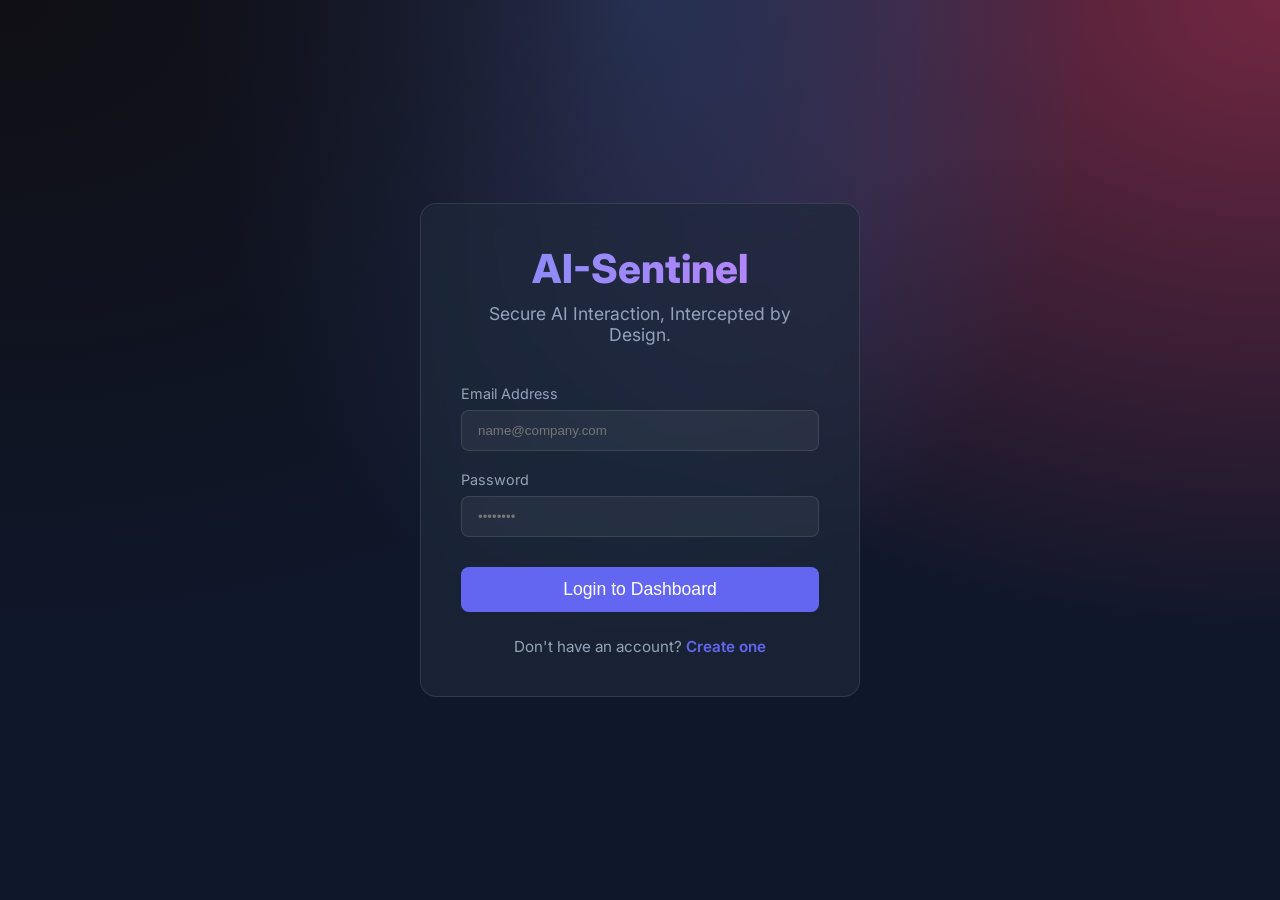
<file: index.html>
<!DOCTYPE html>
<html lang="en">
<head>
    <meta charset="UTF-8">
    <meta name="viewport" content="width=device-width, initial-scale=1.0">
    <title>AI-Sentinel | Secure Your Prompts</title>
    <link rel="stylesheet" href="style.css">
    <link rel="preconnect" href="https://fonts.googleapis.com">
    <link rel="preconnect" href="https://fonts.gstatic.com" crossorigin>
    <link href="https://fonts.googleapis.com/css2?family=Inter:wght@400;500;600;700&display=swap" rel="stylesheet">
    <style>
        .auth-container {
            height: 100vh;
            display: flex;
            align-items: center;
            justify-content: center;
            padding: 20px;
        }
        .auth-card {
            width: 100%;
            max-width: 440px;
            padding: 40px;
            text-align: center;
        }
        .logo {
            font-size: 2.5rem;
            font-weight: 800;
            margin-bottom: 10px;
            background: linear-gradient(to right, #818cf8, #c084fc);
            -webkit-background-clip: text;
            background-clip: text;
            -webkit-text-fill-color: transparent;
        }
        .subtitle {
            color: var(--text-muted);
            margin-bottom: 40px;
            font-size: 1.1rem;
        }
        .form-group {
            margin-bottom: 20px;
            text-align: left;
        }
        .form-group label {
            display: block;
            margin-bottom: 8px;
            color: var(--text-muted);
            font-size: 0.9rem;
        }
        .auth-btn {
            width: 100%;
            margin-top: 10px;
            font-size: 1.1rem;
        }
        .switch-auth {
            margin-top: 25px;
            color: var(--text-muted);
            font-size: 0.95rem;
        }
        .switch-auth a {
            color: var(--primary);
            text-decoration: none;
            font-weight: 600;
        }
    </style>
</head>
<body>
    <div class="auth-container">
        <div class="auth-card glass animate-fade" id="loginForm">
            <h1 class="logo">AI-Sentinel</h1>
            <p class="subtitle">Secure AI Interaction, Intercepted by Design.</p>
            
            <form id="login">
                <div class="form-group">
                    <label>Email Address</label>
                    <input type="email" class="input-field" placeholder="name@company.com" required>
                </div>
                <div class="form-group">
                    <label>Password</label>
                    <input type="password" class="input-field" placeholder="••••••••" required>
                </div>
                <button type="submit" class="btn-primary auth-btn">Login to Dashboard</button>
            </form>

            <div class="switch-auth">
                Don't have an account? <a href="#" onclick="toggleAuth()">Create one</a>
            </div>
        </div>

        <div class="auth-card glass animate-fade" id="signupForm" style="display: none;">
            <h1 class="logo">AI-Sentinel</h1>
            <p class="subtitle">Join the mission for secure AI adoption.</p>
            
            <form id="signup">
                <div class="form-group">
                    <label>Full Name</label>
                    <input type="text" class="input-field" placeholder="John Doe" required>
                </div>
                <div class="form-group">
                    <label>Work Email</label>
                    <input type="email" class="input-field" placeholder="name@company.com" required>
                </div>
                <div class="form-group">
                    <label>Create Password</label>
                    <input type="password" class="input-field" placeholder="••••••••" required>
                </div>
                <button type="submit" class="btn-primary auth-btn">Create Account</button>
            </form>

            <div class="switch-auth">
                Already have an account? <a href="#" onclick="toggleAuth()">Login here</a>
            </div>
        </div>
    </div>

    <script src="auth.js"></script>
    <script>
        function toggleAuth() {
            const login = document.getElementById('loginForm');
            const signup = document.getElementById('signupForm');
            if(login.style.display === 'none') {
                login.style.display = 'block';
                signup.style.display = 'none';
            } else {
                login.style.display = 'none';
                signup.style.display = 'block';
            }
        }
    </script>
</body>
</html>
</file>
<file: style.css>
:root {
    --primary: #6366f1;
    --primary-hover: #4f46e5;
    --bg-dark: #0f172a;
    --bg-card: rgba(30, 41, 59, 0.7);
    --text-main: #f8fafc;
    --text-muted: #94a3b8;
    --border-glass: rgba(255, 255, 255, 0.1);
    --glass-accent: rgba(99, 102, 241, 0.1);
    --danger: #ef4444;
    --warning: #f59e0b;
    --success: #10b981;
    --font-main: 'Inter', system-ui, -apple-system, sans-serif;
}

* {
    margin: 0;
    padding: 0;
    box-sizing: border-box;
}

body {
    background-color: var(--bg-dark);
    background-image: 
        radial-gradient(at 0% 0%, hsla(253,16%,7%,1) 0, transparent 50%), 
        radial-gradient(at 50% 0%, hsla(225,39%,30%,1) 0, transparent 50%), 
        radial-gradient(at 100% 0%, hsla(339,49%,30%,1) 0, transparent 50%);
    background-attachment: fixed;
    color: var(--text-main);
    font-family: var(--font-main);
    min-height: 100vh;
    overflow-x: hidden;
}

/* Glassmorphism utility */
.glass {
    background: var(--bg-card);
    backdrop-filter: blur(12px);
    -webkit-backdrop-filter: blur(12px);
    border: 1px solid var(--border-glass);
    border-radius: 16px;
}

/* Animations */
@keyframes fadeIn {
    from { opacity: 0; transform: translateY(10px); }
    to { opacity: 1; transform: translateY(0); }
}

.animate-fade {
    animation: fadeIn 0.4s ease-out forwards;
}

/* Common Components */
button {
    cursor: pointer;
    transition: all 0.2s ease;
    border: none;
    outline: none;
    font-weight: 500;
}

.btn-primary {
    background: var(--primary);
    color: white;
    padding: 12px 24px;
    border-radius: 8px;
}

.btn-primary:hover {
    background: var(--primary-hover);
    transform: translateY(-1px);
    box-shadow: 0 4px 12px rgba(99, 102, 241, 0.3);
}

.input-field {
    background: rgba(255, 255, 255, 0.05);
    border: 1px solid var(--border-glass);
    color: white;
    padding: 12px 16px;
    border-radius: 8px;
    width: 100%;
}

.input-field:focus {
    border-color: var(--primary);
    background: rgba(255, 255, 255, 0.08);
}

/* Layout */
.container {
    max-width: 1200px;
    margin: 0 auto;
    padding: 20px;
}
</file>
